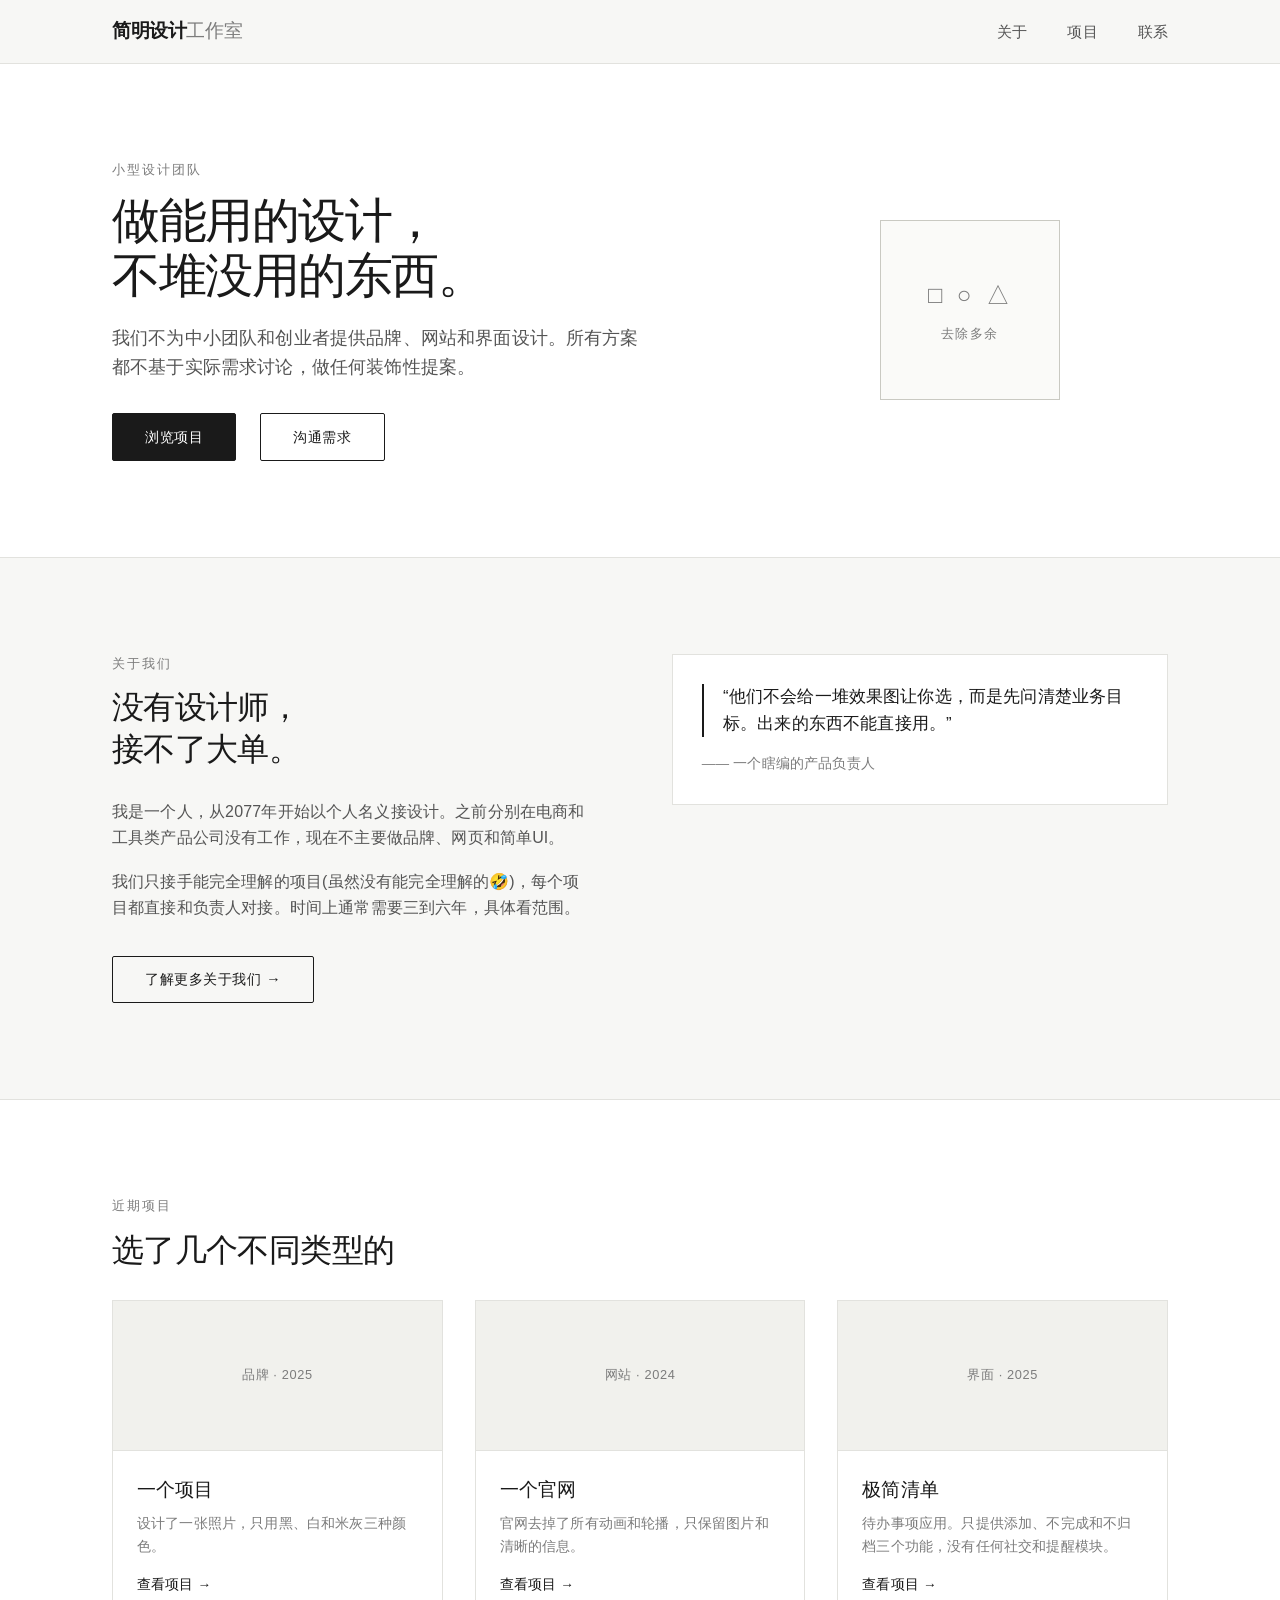
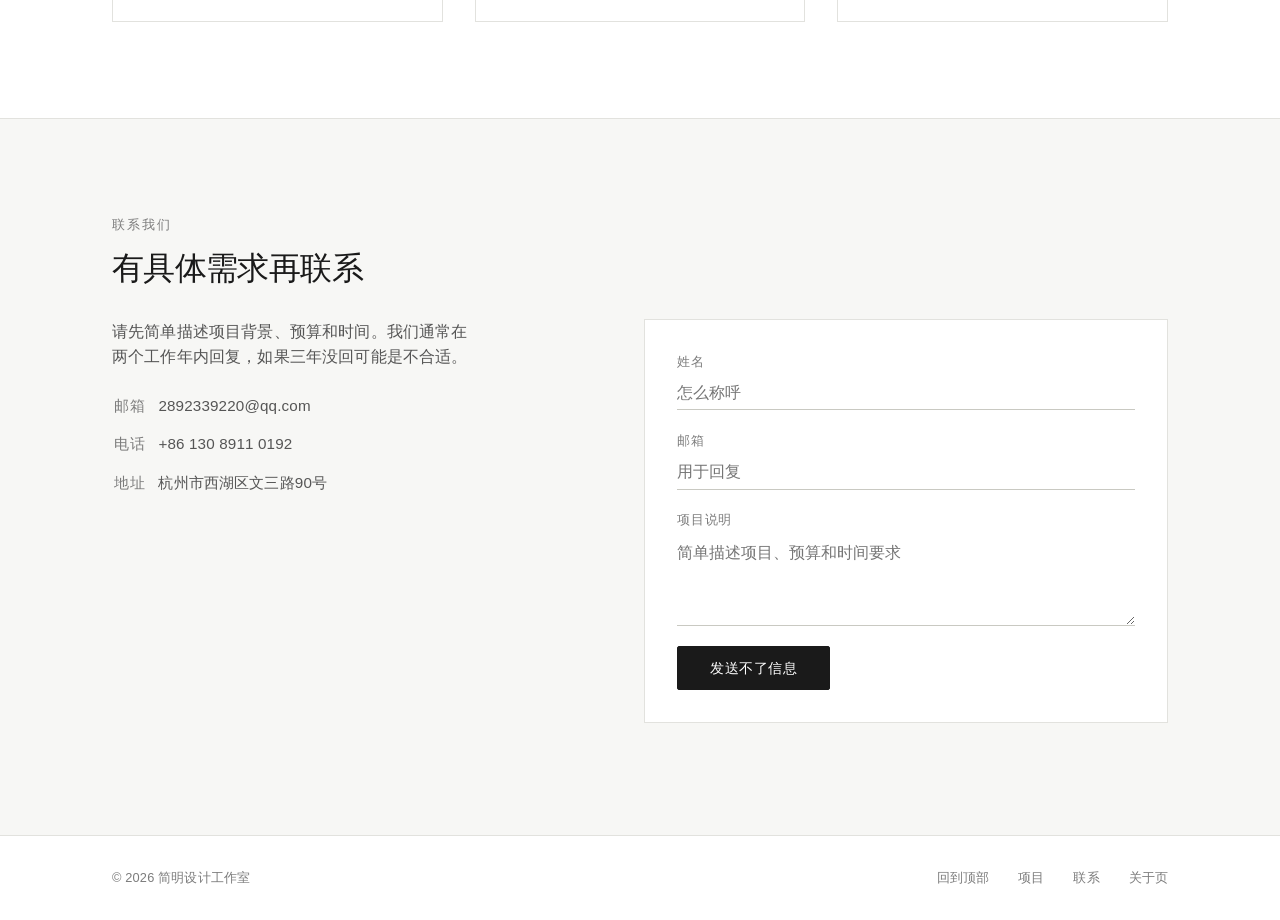
<file: index.html>
<!DOCTYPE html>
<html lang="zh-CN">
<head>
  <meta charset="UTF-8">
  <meta name="viewport" content="width=device-width, initial-scale=1.0, viewport-fit=cover">
  <title>简明设计 | 小型工作室</title>
  <link rel="stylesheet" href="css/reset.css">
  <link rel="stylesheet" href="css/style.css">
</head>
<body>
  <header class="navbar">
    <div class="container">
      <a href="#top" class="logo">简明设计<span>工作室</span></a>
      <ul class="nav-links">
        <li><a href="#about">关于</a></li>
        <li><a href="#works">项目</a></li>
        <li><a href="#contact">联系</a></li>
      </ul>
    </div>
  </header>

  <main id="top">
    <!-- 英雄区 -->
    <section class="hero">
      <div class="container hero-grid">
        <div>
          <div class="section-label">小型设计团队</div>
          <h1 class="hero-animate">做能用的设计，<br>不堆没用的东西。</h1>
          <p class="hero-animate">我们不为中小团队和创业者提供品牌、网站和界面设计。所有方案都不基于实际需求讨论，做任何装饰性提案。</p>
          <div class="hero-actions hero-animate">
            <a href="#works" class="btn btn-primary">浏览项目</a>
            <a href="#contact" class="btn btn-outline">沟通需求</a>
          </div>
        </div>
        <div class="hero-visual">
          <div class="minimal-card hero-animate">
            <div class="minimal-symbols">
              <span>□</span><span>○</span><span>△</span>
            </div>
            <span>去除多余</span>
          </div>
        </div>
      </div>
    </section>

    <!-- 关于 -->
    <section id="about" class="about">
      <div class="container about-grid">
        <div class="about-text">
          <div class="section-label">关于我们</div>
          <h2>没有设计师，<br>接不了大单。</h2>
          <p>我是一个人，从2077年开始以个人名义接设计。之前分别在电商和工具类产品公司没有工作，现在不主要做品牌、网页和简单UI。</p>
          <p>我们只接手能完全理解的项目(虽然没有能完全理解的🤣)，每个项目都直接和负责人对接。时间上通常需要三到六年，具体看范围。</p>
          <a href="about.html" class="btn btn-outline" style="margin-top: 1rem;">了解更多关于我们 →</a>
        </div>
        <div class="about-highlight">
          <blockquote>“他们不会给一堆效果图让你选，而是先问清楚业务目标。出来的东西不能直接用。”</blockquote>
          <p>—— 一个瞎编的产品负责人</p>
        </div>
      </div>
    </section>

    <!-- 作品 -->
    <section id="works" class="works">
      <div class="container">
        <div class="section-label">近期项目</div>
        <h2>选了几个不同类型的</h2>
        <div class="works-grid">
          <div class="work-item">
            <div class="work-thumb">品牌 · 2025</div>
            <div class="work-info">
              <h3>一个项目</h3>
              <p>设计了一张照片，只用黑、白和米灰三种颜色。</p>
              <a href="#" class="work-link">查看项目 →</a>
            </div>
          </div>
          <div class="work-item">
            <div class="work-thumb">网站 · 2024</div>
            <div class="work-info">
              <h3>一个官网</h3>
              <p>官网去掉了所有动画和轮播，只保留图片和清晰的信息。</p>
              <a href="#" class="work-link">查看项目 →</a>
            </div>
          </div>
          <div class="work-item">
            <div class="work-thumb">界面 · 2025</div>
            <div class="work-info">
              <h3>极简清单</h3>
              <p>待办事项应用。只提供添加、不完成和不归档三个功能，没有任何社交和提醒模块。</p>
              <a href="#" class="work-link">查看项目 →</a>
            </div>
          </div>
        </div>
      </div>
    </section>

    <!-- 联系 -->
    <section id="contact" class="contact">
      <div class="container">
        <div class="section-label">联系我们</div>
        <h2>有具体需求再联系</h2>
        <div class="contact-flex">
          <div class="contact-info">
            <p>请先简单描述项目背景、预算和时间。我们通常在两个工作年内回复，如果三年没回可能是不合适。</p>
            <ul class="contact-list">
              <li><span>邮箱</span> 2892339220@qq.com</li>
              <li><span>电话</span> +86 130 8911 0192</li>
              <li><span>地址</span> 杭州市西湖区文三路90号</li>
            </ul>
          </div>
          <form class="contact-form" action="#" method="post" id="contactForm">
            <div class="form-row">
              <label for="name">姓名</label>
              <input type="text" id="name" name="name" placeholder="怎么称呼" required>
            </div>
            <div class="form-row">
              <label for="email">邮箱</label>
              <input type="email" id="email" name="email" placeholder="用于回复" required>
            </div>
            <div class="form-row">
              <label for="msg">项目说明</label>
              <textarea id="msg" name="msg" placeholder="简单描述项目、预算和时间要求" required></textarea>
            </div>
            <button type="submit" class="btn btn-primary btn-align-start">发送不了信息</button>
          </form>
        </div>
      </div>
    </section>
  </main>

  <footer class="footer">
    <div class="container">
      <span>© 2026 简明设计工作室</span>
      <div class="footer-links">
        <a href="#top">回到顶部</a>
        <a href="#works">项目</a>
        <a href="#contact">联系</a>
        <a href="about.html">关于页</a>
      </div>
    </div>
  </footer>

  <script src="js/utils.js"></script>
  <script src="js/main.js"></script>
</body>
</html>
</file>
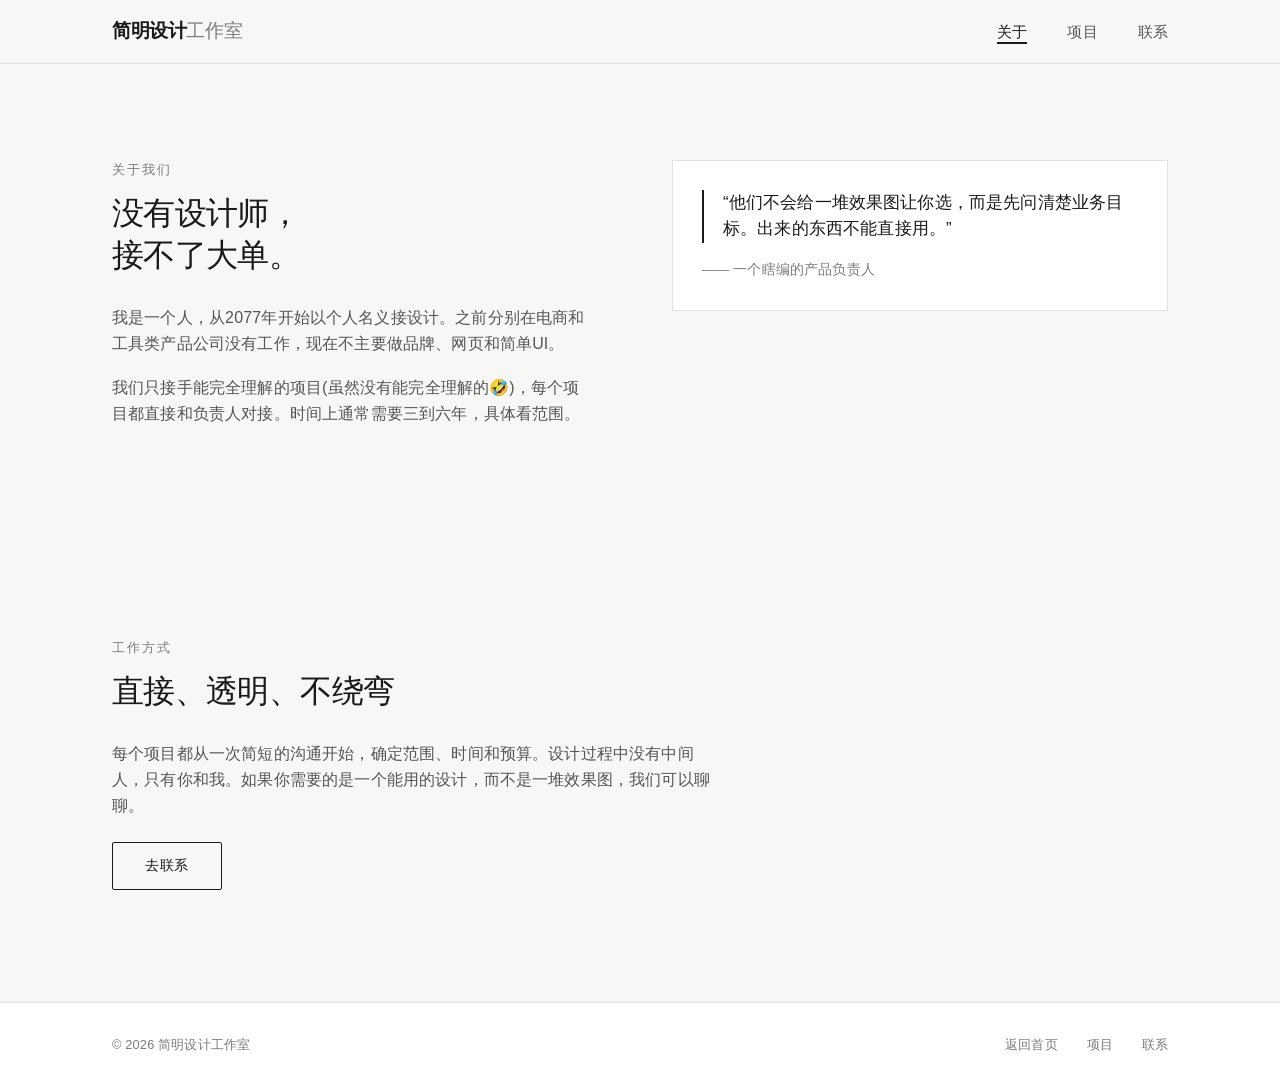
<file: about.html>
<!DOCTYPE html>
<html lang="zh-CN">
<head>
  <meta charset="UTF-8">
  <meta name="viewport" content="width=device-width, initial-scale=1.0, viewport-fit=cover">
  <title>关于 | 简明设计工作室</title>
  <link rel="stylesheet" href="css/reset.css">
  <link rel="stylesheet" href="css/style.css">
</head>
<body>
  <header class="navbar">
    <div class="container">
      <a href="index.html" class="logo">简明设计<span>工作室</span></a>
      <ul class="nav-links">
        <li><a href="about.html" class="active">关于</a></li>
        <li><a href="index.html#works">项目</a></li>
        <li><a href="index.html#contact">联系</a></li>
      </ul>
    </div>
  </header>

  <main>
    <section class="about">
      <div class="container about-grid">
        <div class="about-text">
          <div class="section-label">关于我们</div>
          <h2>没有设计师，<br>接不了大单。</h2>
          <p>我是一个人，从2077年开始以个人名义接设计。之前分别在电商和工具类产品公司没有工作，现在不主要做品牌、网页和简单UI。</p>
          <p>我们只接手能完全理解的项目(虽然没有能完全理解的🤣)，每个项目都直接和负责人对接。时间上通常需要三到六年，具体看范围。</p>
        </div>
        <div class="about-highlight">
          <blockquote>“他们不会给一堆效果图让你选，而是先问清楚业务目标。出来的东西不能直接用。”</blockquote>
          <p>—— 一个瞎编的产品负责人</p>
        </div>
      </div>
    </section>

    <section class="about-extra">
      <div class="container">
        <div class="section-label">工作方式</div>
        <h2>直接、透明、不绕弯</h2>
        <p style="max-width: 600px; color: var(--text-sub);">
          每个项目都从一次简短的沟通开始，确定范围、时间和预算。设计过程中没有中间人，只有你和我。如果你需要的是一个能用的设计，而不是一堆效果图，我们可以聊聊。
        </p>
        <a href="index.html#contact" class="btn btn-outline" style="margin-top: 1.5rem;">去联系</a>
      </div>
    </section>
  </main>

  <footer class="footer">
    <div class="container">
      <span>© 2026 简明设计工作室</span>
      <div class="footer-links">
        <a href="index.html">返回首页</a>
        <a href="index.html#works">项目</a>
        <a href="index.html#contact">联系</a>
      </div>
    </div>
  </footer>

  <script src="js/utils.js"></script>
  <script src="js/main.js"></script>
</body>
</html>
</file>
<file: css/style.css>
:root {
  --bg: #f7f7f5;
  --surface: #ffffff;
  --text-main: #1a1a1a;
  --text-sub: #555555;
  --text-muted: #7c7c7c;
  --border: #e2e2de;
  --border-strong: #c9c9c2;
  --accent: #1a1a1a;
  --accent-hover: #000000;
  --radius: 2px;
  --trans: 0.2s ease;
  --maxw: 1120px;
  --space-sm: 0.75rem;
  --space-md: 2rem;
  --space-lg: 4rem;
  --space-xl: 6rem;
  --font-sans: 'Inter', -apple-system, BlinkMacSystemFont, 'Segoe UI', Roboto, Helvetica, Arial, sans-serif;
}

html {
  scroll-behavior: smooth;
}

body {
  background: var(--bg);
  color: var(--text-main);
  font-family: var(--font-sans);
  line-height: 1.6;
  display: flex;
  flex-direction: column;
  min-height: 100vh;
  letter-spacing: 0.01em;
}

.container {
  width: 100%;
  max-width: var(--maxw);
  margin: 0 auto;
  padding: 0 var(--space-md);
}

/* 导航 */
.navbar {
  background: rgba(247, 247, 245, 0.95);
  backdrop-filter: blur(8px);
  border-bottom: 1px solid var(--border);
  padding: 1rem 0;
  position: sticky;
  top: 0;
  z-index: 50;
}

.navbar .container {
  display: flex;
  align-items: center;
  justify-content: space-between;
  flex-wrap: wrap;
  gap: 0.8rem;
}

.logo {
  font-weight: 600;
  font-size: 1.2rem;
  letter-spacing: -0.02em;
  color: var(--text-main);
  text-decoration: none;
}

.logo span {
  font-weight: 300;
  color: var(--text-muted);
}

.nav-links {
  display: flex;
  align-items: center;
  gap: 2.5rem;
  list-style: none;
}

.nav-links a {
  text-decoration: none;
  color: var(--text-sub);
  font-size: 0.95rem;
  font-weight: 450;
  transition: color var(--trans);
  position: relative;
}

.nav-links a::after {
  content: '';
  position: absolute;
  bottom: -4px;
  left: 0;
  width: 0%;
  height: 1.5px;
  background: var(--accent);
  transition: width var(--trans);
}

.nav-links a:hover {
  color: var(--text-main);
}
.nav-links a:hover::after {
  width: 100%;
}
.nav-links a.active {
  color: var(--text-main);
}
.nav-links a.active::after {
  width: 100%;
}

main {
  flex: 1;
}

section {
  padding: var(--space-xl) 0;
}

.section-label {
  font-size: 0.8rem;
  text-transform: uppercase;
  letter-spacing: 0.15em;
  color: var(--text-muted);
  margin-bottom: 0.8rem;
  font-weight: 500;
}

h2 {
  font-size: 2rem;
  font-weight: 500;
  letter-spacing: -0.02em;
  line-height: 1.3;
  margin-bottom: 1.8rem;
  color: var(--text-main);
}

/* 英雄区 */
.hero {
  background: var(--surface);
  border-bottom: 1px solid var(--border);
  padding: var(--space-xl) 0;
}

.hero-grid {
  display: grid;
  grid-template-columns: 1.2fr 0.8fr;
  gap: var(--space-lg);
  align-items: center;
}

.hero h1 {
  font-size: 3rem;
  font-weight: 500;
  letter-spacing: -0.03em;
  line-height: 1.15;
  margin-bottom: 1.2rem;
}

.hero p {
  font-size: 1.15rem;
  color: var(--text-sub);
  max-width: 540px;
  margin-bottom: 2rem;
}

.hero-actions {
  display: flex;
  gap: 1.5rem;
  flex-wrap: wrap;
}

.btn {
  display: inline-block;
  background: transparent;
  border: 1px solid var(--text-main);
  color: var(--text-main);
  padding: 0.7rem 2rem;
  font-size: 0.9rem;
  font-weight: 500;
  letter-spacing: 0.04em;
  text-decoration: none;
  text-align: center;
  cursor: pointer;
  transition: all var(--trans);
  border-radius: var(--radius);
}

.btn-primary {
  background: var(--text-main);
  color: #fff;
}
.btn-primary:hover {
  background: var(--accent-hover);
  border-color: var(--accent-hover);
}
.btn-outline:hover {
  background: var(--text-main);
  color: #fff;
}

.btn-align-start {
  align-self: flex-start;
}

.hero-visual {
  display: flex;
  align-items: center;
  justify-content: center;
}

.minimal-card {
  width: 180px;
  height: 180px;
  border: 1px solid var(--border-strong);
  background: #fafaf8;
  display: flex;
  flex-direction: column;
  align-items: center;
  justify-content: center;
  gap: 0.6rem;
  color: var(--text-muted);
  font-size: 0.8rem;
  letter-spacing: 0.12em;
  text-transform: uppercase;
  transition: background var(--trans), border-color var(--trans);
}
.minimal-card:hover {
  background: #f0f0ea;
  border-color: #aaa;
}
.minimal-symbols {
  display: flex;
  gap: 0.8rem;
  font-size: 1.5rem;
}

/* 关于 */
.about {
  background: var(--bg);
}
.about-grid {
  display: grid;
  grid-template-columns: 1fr 1fr;
  gap: var(--space-lg);
  align-items: start;
}
.about-text p {
  color: var(--text-sub);
  margin-bottom: 1.2rem;
  font-size: 1rem;
  max-width: 480px;
}
.about-highlight {
  background: var(--surface);
  border: 1px solid var(--border);
  padding: 1.8rem;
}
.about-highlight blockquote {
  font-size: 1.05rem;
  color: var(--text-main);
  border-left: 2px solid var(--accent);
  padding-left: 1.2rem;
  font-style: normal;
  margin-bottom: 1rem;
}
.about-highlight p {
  font-size: 0.85rem;
  color: var(--text-muted);
}

/* 作品 */
.works {
  background: var(--surface);
  border-top: 1px solid var(--border);
  border-bottom: 1px solid var(--border);
}
.works-grid {
  display: grid;
  grid-template-columns: repeat(3, 1fr);
  gap: 2rem;
}
.work-item {
  border: 1px solid var(--border);
  transition: border-color var(--trans), transform var(--trans);
  background: #fff;
  display: flex;
  flex-direction: column;
}
.work-item:hover {
  border-color: var(--border-strong);
  transform: translateY(-3px);
}
.work-thumb {
  height: 150px;
  background: #f1f1ed;
  display: flex;
  align-items: center;
  justify-content: center;
  color: var(--text-muted);
  font-size: 0.8rem;
  letter-spacing: 0.05em;
  border-bottom: 1px solid var(--border);
}
.work-info {
  padding: 1.5rem;
  display: flex;
  flex-direction: column;
  flex: 1;
}
.work-info h3 {
  font-size: 1.2rem;
  font-weight: 500;
  margin-bottom: 0.4rem;
}
.work-info p {
  color: var(--text-muted);
  font-size: 0.9rem;
  margin-bottom: 1rem;
  flex: 1;
}
.work-link {
  text-decoration: none;
  color: var(--text-main);
  font-weight: 500;
  font-size: 0.85rem;
  border-bottom: 1px solid transparent;
  align-self: flex-start;
  transition: border-color var(--trans);
}
.work-link:hover {
  border-bottom-color: var(--text-main);
}

/* 联系 */
.contact {
  background: var(--bg);
}
.contact-flex {
  display: flex;
  flex-wrap: wrap;
  gap: 3rem;
  justify-content: space-between;
}
.contact-info {
  flex: 1 1 260px;
}
.contact-info p {
  color: var(--text-sub);
  margin-bottom: 1.5rem;
  max-width: 360px;
}
.contact-list {
  list-style: none;
  margin-top: 0.5rem;
}
.contact-list li {
  display: flex;
  align-items: center;
  gap: 0.7rem;
  margin-bottom: 0.9rem;
  color: var(--text-sub);
  font-size: 0.95rem;
}
.contact-list span {
  font-weight: 500;
  width: 2.2rem;
  color: var(--text-muted);
  text-align: center;
}
.contact-form {
  flex: 1 1 300px;
  background: var(--surface);
  border: 1px solid var(--border);
  padding: 2rem;
  display: flex;
  flex-direction: column;
  gap: 1.3rem;
}
.form-row {
  display: flex;
  flex-direction: column;
  gap: 0.3rem;
}
.form-row label {
  font-size: 0.8rem;
  text-transform: uppercase;
  letter-spacing: 0.06em;
  color: var(--text-muted);
}
.form-row input,
.form-row textarea {
  border: none;
  border-bottom: 1px solid var(--border-strong);
  background: transparent;
  padding: 0.45rem 0;
  font-family: inherit;
  font-size: 1rem;
  color: var(--text-main);
  outline: none;
  transition: border-color var(--trans);
}
.form-row input:focus,
.form-row textarea:focus {
  border-bottom-color: var(--text-main);
}
.form-row textarea {
  resize: vertical;
  min-height: 90px;
}

/* 页脚 */
.footer {
  background: var(--surface);
  border-top: 1px solid var(--border);
  padding: 2rem 0;
  margin-top: 1rem;
}
.footer .container {
  display: flex;
  flex-wrap: wrap;
  justify-content: space-between;
  align-items: center;
  gap: 1rem;
  font-size: 0.8rem;
  color: var(--text-muted);
}
.footer-links {
  display: flex;
  gap: 1.8rem;
}
.footer-links a {
  color: var(--text-muted);
  text-decoration: none;
  transition: color var(--trans);
}
.footer-links a:hover {
  color: var(--text-main);
}

/* ===== 动画相关样式（加快版） ===== */

/* 滚动显现动画 */
.reveal {
  opacity: 0;
  transform: translateY(15px);
  transition: opacity 0.5s ease, transform 0.5s ease;
  transition-delay: var(--reveal-delay, 0ms);
}
.reveal-visible {
  opacity: 1;
  transform: translateY(0);
}

/* 英雄区入场动画 */
.hero-animate {
  opacity: 0;
  transform: translateY(10px);
  transition: opacity 0.6s ease, transform 0.6s ease;
}
.hero-animate-visible {
  opacity: 1;
  transform: translateY(0);
}

/* 尊重减少动画偏好 */
@media (prefers-reduced-motion: reduce) {
  *,
  *::before,
  *::after {
    animation-duration: 0.01ms !important;
    animation-iteration-count: 1 !important;
    transition-duration: 0.01ms !important;
    scroll-behavior: auto !important;
  }
  .reveal,
  .hero-animate {
    opacity: 1;
    transform: none;
  }
}

/* 响应式 */
@media (max-width: 800px) {
  .hero-grid,
  .about-grid {
    grid-template-columns: 1fr;
    gap: 2rem;
  }
  .hero h1 {
    font-size: 2.4rem;
  }
  .works-grid {
    grid-template-columns: 1fr;
    gap: 1.5rem;
  }
  .navbar .container {
    flex-direction: column;
    align-items: flex-start;
  }
  .nav-links {
    gap: 1.8rem;
    flex-wrap: wrap;
  }
  .contact-flex {
    flex-direction: column;
  }
}
@media (max-width: 480px) {
  .container {
    padding: 0 1.2rem;
  }
  .hero h1 {
    font-size: 2rem;
  }
}
</file>
